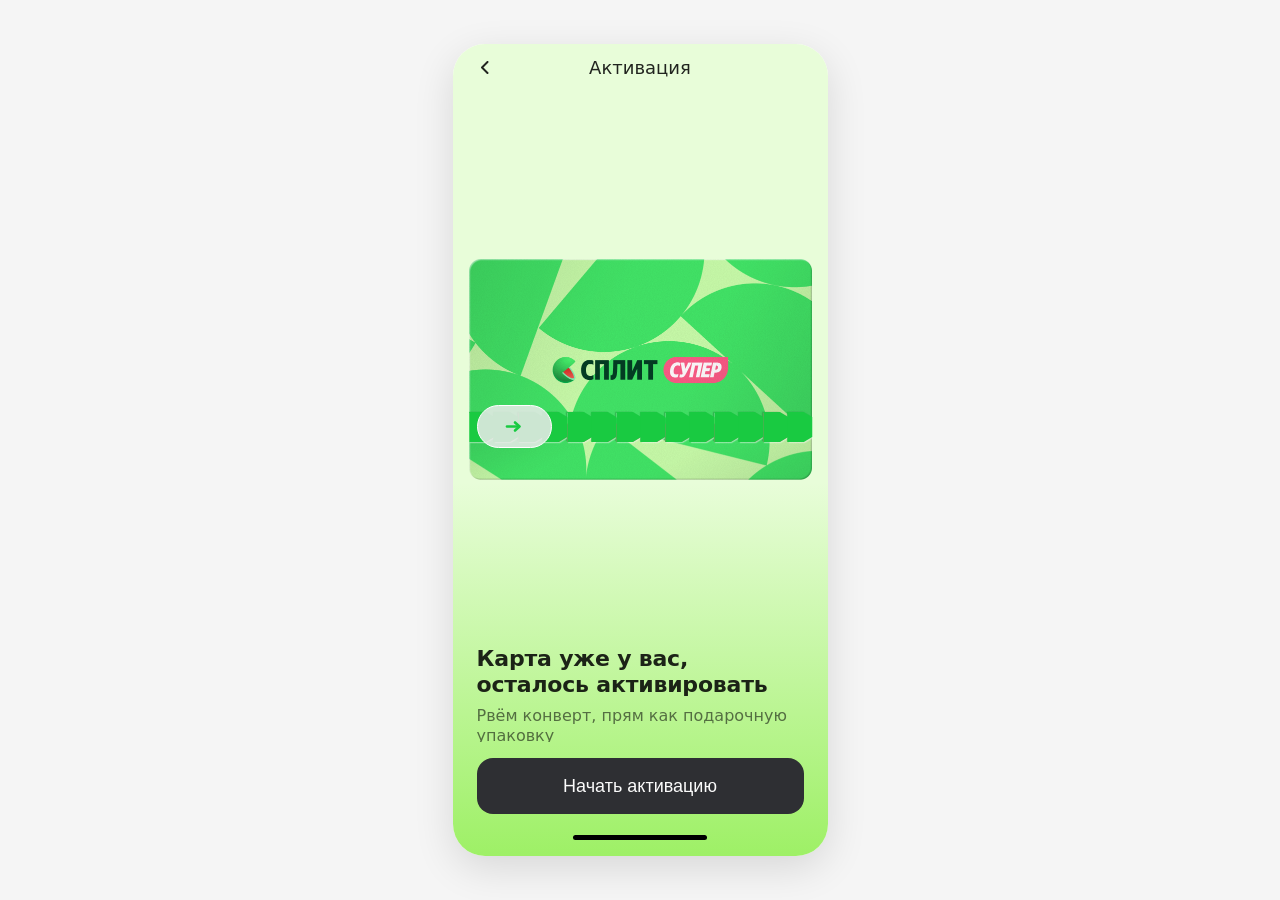
<file: index.html>
<!DOCTYPE html>
<html lang="ru">
  <head>
    <meta charset="UTF-8" />
    <meta name="viewport" content="width=device-width, initial-scale=1.0, viewport-fit=cover" />
    <title>Активация — Split</title>
    <link rel="stylesheet" href="tear-strip/tear-strip.css?v=13" />
    <link rel="stylesheet" href="split-envelope/split-envelope.css?v=13" />
    <link rel="stylesheet" href="activation/activation.css?v=13" />
    <style>
      * {
        box-sizing: border-box;
      }

      html,
      body {
        width: 100%;
        height: 100%;
        margin: 0;
        overflow: hidden;
        overflow-x: clip;
        background: #e8fdd9;
        font-family: system-ui, -apple-system, sans-serif;
      }

      #app {
        width: 100%;
        height: 100%;
        height: 100svh;
      }

      /* Desktop demo frame */
      @media (min-width: 768px) {
        body {
          display: grid;
          place-items: center;
          overflow: auto;
          background: #f5f5f5;
        }

        #app {
          width: auto;
          height: auto;
        }
      }
    </style>
  </head>
  <body>
    <div id="app"></div>

    <script src="tear-strip/tear-strip.js?v=13"></script>
    <script src="split-envelope/split-envelope.js?v=13"></script>
    <script src="activation/activation.js?v=13"></script>
    <script>
      ActivationScreen.create(document.getElementById('app'), {
        envelope: {
          width: 343,
          height: 221,
          tearBottom: 38.8,
          stripOptions: {
            animationMode: 'scatter',
            color: '#19CA41',
          },
        },
      });
    </script>
  </body>
</html>
</file>
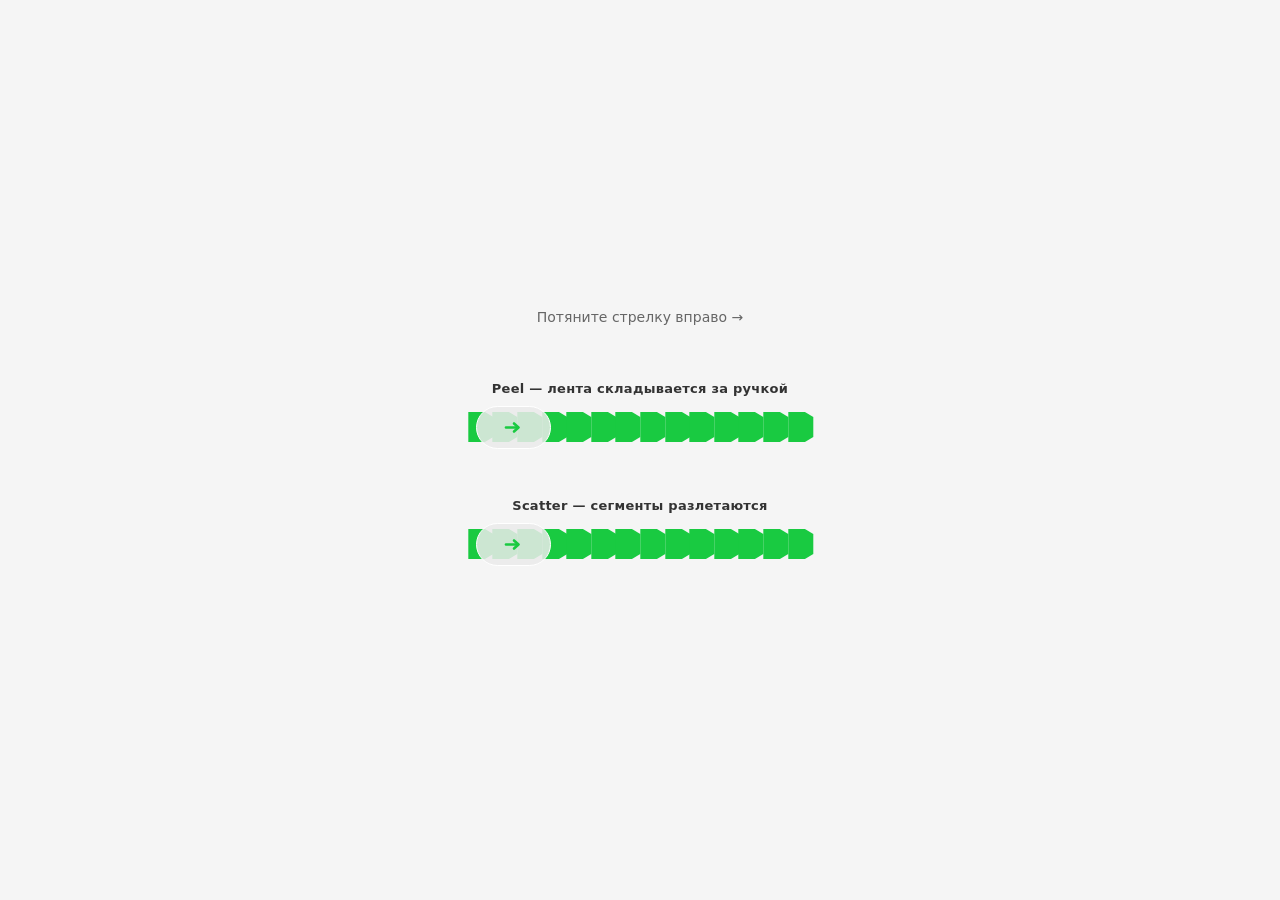
<file: demos/strip-demos.html>
<!DOCTYPE html>
<html lang="ru">
  <head>
    <meta charset="UTF-8" />
    <meta name="viewport" content="width=device-width, initial-scale=1.0" />
    <title>Tear strip — peel &amp; scatter demos</title>
    <link rel="stylesheet" href="../tear-strip/tear-strip.css" />
    <style>
      * {
        box-sizing: border-box;
      }

      body {
        margin: 0;
        min-height: 100vh;
        display: grid;
        place-items: center;
        background: #f5f5f5;
        font-family: system-ui, -apple-system, sans-serif;
      }

      .demo {
        padding: 48px 24px 80px;
        display: flex;
        flex-direction: column;
        gap: 56px;
        align-items: center;
      }

      .demo__block {
        display: flex;
        flex-direction: column;
        align-items: center;
        gap: 16px;
      }

      .demo__label {
        margin: 0;
        font-size: 13px;
        font-weight: 600;
        color: #333;
        letter-spacing: 0.02em;
      }

      .demo__hint {
        margin: 0;
        color: #666;
        font-size: 14px;
        text-align: center;
      }
    </style>
  </head>
  <body>
    <div class="demo">
      <p class="demo__hint">Потяните стрелку вправо →</p>

      <div class="demo__block">
        <p class="demo__label">Peel — лента складывается за ручкой</p>
        <div id="strip-peel"></div>
      </div>

      <div class="demo__block">
        <p class="demo__label">Scatter — сегменты разлетаются</p>
        <div id="strip-scatter"></div>
      </div>
    </div>

    <script src="../tear-strip/tear-strip.js"></script>
    <script>
      TearStrip.create(document.getElementById('strip-peel'), {
        animationMode: 'peel',
      });

      TearStrip.create(document.getElementById('strip-scatter'), {
        animationMode: 'scatter',
      });
    </script>
  </body>
</html>
</file>
<file: tear-strip/tear-strip.css>
.tear-strip {
  --ts-green: #19ca41;
  --ts-green-dark: #0d8a32;
  --ts-green-darker: #0a6b28;
  --ts-seg-w: 24.6px;
  --ts-seg-h: 30px;
  --ts-strip-w: 510px;
  --ts-handle-w: 75px;
  --ts-handle-h: 43px;
  --ts-gap: 8px;
  --ts-tear: 0px;
  --ts-shadow-left: 0px;
  --ts-shadow-width: 0px;
  --ts-track-x: 0px;
  --ts-trail-w: 0px;
  --ts-seg-mask: url("data:image/svg+xml,%3Csvg xmlns='http://www.w3.org/2000/svg' viewBox='0 0 30 36'%3E%3Cpath fill='%23000' d='M0 0H20L30 6V30L20 36H0V0Z'/%3E%3C/svg%3E");

  position: relative;
  width: var(--ts-strip-w);
  overflow: visible;
  user-select: none;
  touch-action: none;
}

.tear-strip.is-complete {
  pointer-events: none;
}

.tear-strip__stage {
  position: relative;
  width: var(--ts-strip-w);
  height: var(--ts-seg-h);
  overflow: visible;
}

.tear-strip__shadow {
  position: absolute;
  left: var(--ts-shadow-left);
  bottom: -7px;
  height: 14px;
  width: var(--ts-shadow-width);
  border-radius: 50%;
  background: radial-gradient(
    ellipse at center,
    rgba(0, 0, 0, 0.26) 0%,
    rgba(0, 0, 0, 0.1) 45%,
    transparent 72%
  );
  filter: blur(2px);
  transform: translateY(2px) scaleY(0.65);
  pointer-events: none;
  z-index: 2;
}

.tear-strip__bottom {
  position: absolute;
  inset: 0;
  width: var(--ts-strip-w);
  height: var(--ts-seg-h);
  z-index: 1;
}

.tear-strip__torn-track {
  position: absolute;
  top: 0;
  left: 0;
  height: var(--ts-seg-h);
  z-index: 3;
  pointer-events: none;
  overflow: visible;
  will-change: transform, width;
  filter: drop-shadow(0 3px 5px rgba(0, 0, 0, 0.18));
}

.tear-strip__scatter {
  position: absolute;
  inset: 0;
  z-index: 4;
  pointer-events: none;
  overflow: visible;
}

.tear-strip--scatter .tear-strip__torn-track {
  display: none;
}

.ts-seg--scatter {
  animation: ts-seg-scatter 0.75s cubic-bezier(0.22, 0.61, 0.36, 1) forwards;
  filter: drop-shadow(0 2px 4px rgba(0, 0, 0, 0.14));
}

@keyframes ts-seg-scatter {
  0% {
    transform: translate(0, 0) rotate(0deg);
    opacity: 1;
  }
  62% {
    transform: translate(var(--ts-fly-x, -30px), var(--ts-fly-y, -18px))
      rotate(var(--ts-fly-rot, -15deg));
    opacity: 1;
  }
  100% {
    transform: translate(var(--ts-fly-x, -30px), var(--ts-fly-y, -18px))
      rotate(var(--ts-fly-rot, -15deg));
    opacity: 0;
  }
}

.ts-seg--torn {
  background-size: var(--ts-trail-w) 100%;
  background-repeat: no-repeat;
  background-position: var(--ts-seg-bg-x, 0) 0;
  transform: scaleX(-1) scaleY(var(--ts-seg-scale-y, 1));
  transform-origin: center center;
  -webkit-mask-image: var(--ts-seg-mask);
  mask-image: var(--ts-seg-mask);
  -webkit-mask-size: 100% 100%;
  mask-size: 100% 100%;
  -webkit-mask-repeat: no-repeat;
  mask-repeat: no-repeat;
}

.tear-strip__torn-track.is-falling {
  animation: ts-top-fall 0.85s cubic-bezier(0.33, 1, 0.68, 1) forwards;
}

.ts-seg {
  position: absolute;
  top: 0;
  width: calc(var(--ts-seg-w) + var(--ts-seg-overlap, 1px));
  height: var(--ts-seg-h);
}

.ts-seg.is-hidden {
  opacity: 0;
  visibility: hidden;
}

.ts-seg svg,
.ts-seg-img {
  display: block;
  width: 100%;
  height: 100%;
  overflow: visible;
  pointer-events: none;
}

.tear-strip__handle {
  position: absolute;
  top: calc((var(--ts-seg-h) - var(--ts-handle-h)) / 2);
  left: calc(var(--ts-tear) - var(--ts-handle-w) / 2 + var(--ts-handle-rest-offset, 0px));
  width: var(--ts-handle-w);
  height: var(--ts-handle-h);
  padding: 0;
  border: none;
  background: transparent;
  cursor: grab;
  z-index: 5;
  transform: translateX(0);
  transition: opacity 0.25s ease;
}

.tear-strip__handle:active {
  cursor: grabbing;
}

.tear-strip__handle svg {
  display: block;
  width: 100%;
  height: 100%;
  pointer-events: none;
}

.tear-strip:not(.is-dragging):not(.is-complete) .tear-strip__handle {
  animation: ts-handle-hint 1.8s ease-in-out infinite;
}

.tear-strip.is-dragging .tear-strip__handle {
  animation: none;
}

.tear-strip.is-complete .tear-strip__handle {
  opacity: 0;
  pointer-events: none;
}

@keyframes ts-handle-hint {
  0%,
  100% {
    transform: translateX(0);
  }
  50% {
    transform: translateX(5px);
  }
}

@keyframes ts-top-fall {
  0% {
    transform: translateX(var(--ts-track-x)) translateY(0);
    opacity: 1;
  }
  100% {
    transform: translateX(var(--ts-track-x)) translateY(115px);
    opacity: 0;
  }
}
</file>
<file: split-envelope/split-envelope.css>
.split-envelope {
  --env-h: 221px;
  --env-w: 343px;
  --env-scale: 1;
  --env-tear-bottom: 38.8px;
  --env-open-duration: 1.6s;
  --env-top-rotate: 0deg;
  --env-bottom-rotate: 0deg;

  position: relative;
  width: var(--env-w);
  height: var(--env-h);
  transform: scale(var(--env-scale));
  transform-origin: center center;
  overflow: visible;
  border-radius: 12px;
  user-select: none;
  flex-shrink: 0;
}

.split-envelope__inside,
.split-envelope__form,
.split-envelope__top,
.split-envelope__bottom {
  position: absolute;
  pointer-events: none;
  display: block;
}

.split-envelope__inside {
  left: 50%;
  top: 50%;
  transform: translate(-50%, -50%) scale(0.9);
  width: 100%;
  height: auto;
  z-index: 1;
}

.split-envelope__form {
  left: 50%;
  top: 50%;
  transform: translate(-50%, -50%) scale(1);
  width: 190px;
  height: auto;
  z-index: 2;
  opacity: 1;
  will-change: transform, opacity;
}

.split-envelope__top {
  top: 0;
  left: 0;
  width: 100%;
  height: auto;
  z-index: 3;
  will-change: transform, opacity;
  transform-origin: right center;
}

.split-envelope__bottom {
  bottom: 0;
  left: 0;
  width: 100%;
  height: auto;
  z-index: 3;
  will-change: transform, opacity;
  transform-origin: right center;
}

.split-envelope:not(.is-revealed) .split-envelope__top,
.split-envelope:not(.is-revealed) .split-envelope__bottom {
  transform: rotate(var(--env-top-rotate));
  transition: transform 0.18s ease-out;
}

.split-envelope:not(.is-revealed) .split-envelope__bottom {
  transform: rotate(var(--env-bottom-rotate));
}

.split-envelope.is-revealed {
  pointer-events: none;
}

.split-envelope.is-revealed .split-envelope__top {
  animation: env-top-open var(--env-open-duration) linear forwards;
}

.split-envelope.is-revealed .split-envelope__bottom {
  animation: env-bottom-open var(--env-open-duration) linear forwards;
}

.split-envelope.is-revealed .split-envelope__form {
  animation: env-form-open var(--env-open-duration) linear forwards;
}

.split-envelope.is-revealed .split-envelope__inside {
  animation: env-inside-open var(--env-open-duration) linear forwards;
}

.split-envelope.is-revealed .split-envelope__tear {
  visibility: hidden;
  opacity: 0;
  transition: opacity 0.15s ease;
}

/* Figma motion node 13606:61382 — top flap (hold at 19.95% removed — start immediately) */
@keyframes env-top-open {
  0% {
    opacity: 1;
    transform: translateY(0) scale(1) rotate(4deg);
    animation-timing-function: ease-in-out;
  }
  49.95% {
    opacity: 1;
    transform: translateY(-148.5px) scale(1.05) rotate(4deg);
    animation-timing-function: ease-in-out;
  }
  60.76% {
    opacity: 1;
    transform: translateY(-114px) scale(1) rotate(4deg);
    animation-timing-function: cubic-bezier(0.5, 0, 0.5, 1);
  }
  70.022% {
    opacity: 0;
    transform: translateY(-84.5px) scale(0.95) rotate(4deg);
  }
  100% {
    opacity: 0;
    transform: translateY(-84.5px) scale(0.95) rotate(4deg);
  }
}

/* Figma motion node 13606:61378 — bottom flap (hold at 19.95% removed — start immediately) */
@keyframes env-bottom-open {
  0% {
    opacity: 1;
    transform: translateY(0) scale(1) rotate(-4deg);
    animation-timing-function: ease-in-out;
  }
  49.95% {
    opacity: 1;
    transform: translateY(43.2px) scale(1.05) rotate(-4deg);
    animation-timing-function: ease-in-out;
  }
  60.76% {
    opacity: 1;
    transform: translateY(25.9px) scale(1) rotate(-4deg);
    animation-timing-function: cubic-bezier(0.5, 0, 0.5, 1);
  }
  70.022% {
    opacity: 0;
    transform: translateY(11.133px) scale(0.95) rotate(-4deg);
  }
  100% {
    opacity: 0;
    transform: translateY(11.133px) scale(0.95) rotate(-4deg);
  }
}

/* Figma motion node 13606:62663 — Form */
@keyframes env-form-open {
  0% {
    opacity: 1;
    transform: translate(-50%, -50%) scale(1);
  }
  47.05% {
    opacity: 1;
    transform: translate(-50%, -50%) scale(1);
    animation-timing-function: cubic-bezier(0.5, 0, 0.5, 1);
  }
  80.1% {
    opacity: 1;
    transform: translate(-50%, -50%) scale(1.6);
  }
  100% {
    opacity: 1;
    transform: translate(-50%, -50%) scale(1.6);
  }
}

/* Figma motion node 13606:61328 — pink inside */
@keyframes env-inside-open {
  0% {
    opacity: 1;
    transform: translate(-50%, -50%) scale(0.9);
  }
  54.35% {
    opacity: 1;
    transform: translate(-50%, -50%) scale(0.9);
    animation-timing-function: cubic-bezier(0.5, 0, 0.5, 1);
  }
  56.802% {
    opacity: 1;
    transform: translate(-50%, -50%) scale(0.9);
    animation-timing-function: cubic-bezier(0.5, 0, 0.5, 1);
  }
  62.3% {
    opacity: 0;
    transform: translate(-50%, -50%) scale(0.792);
  }
  70.022% {
    opacity: 0;
    transform: translate(-50%, -50%) scale(0.675);
  }
  100% {
    opacity: 0;
    transform: translate(-50%, -50%) scale(0.675);
  }
}

.split-envelope.is-keyboard .split-envelope__form {
  animation: none;
  opacity: 1;
  width: 190px;
  transform: translate(-50%, -50%) scale(1.6);
}

.split-envelope__tear {
  position: absolute;
  left: 0;
  width: 100%;
  top: calc(var(--env-h) - var(--env-tear-bottom) - var(--ts-seg-h, 29px));
  z-index: 4;
}

.split-envelope__tear .tear-strip {
  width: 100%;
}

.split-envelope__tear .tear-strip__scatter {
  z-index: 5;
}

.split-envelope__tear .tear-strip__handle {
  z-index: 6;
}
</file>
<file: activation/activation.css>
.activation {
  --activation-keyboard-duration: 0.55s;
  --activation-bg-top: #e8fdd9;
  --activation-bg-bottom: #9ef066;

  position: fixed;
  inset: 0;
  width: 100%;
  max-width: 100vw;
  height: 100%;
  height: 100svh;
  background: #fff;
  overflow: hidden;
  display: flex;
  flex-direction: column;
  font-family: system-ui, -apple-system, 'YS Text', sans-serif;
}

.activation::before {
  content: '';
  position: absolute;
  inset: 0;
  background: linear-gradient(180deg, var(--activation-bg-top) 54%, var(--activation-bg-bottom) 100%);
  opacity: 1;
  transition: opacity var(--activation-keyboard-duration) cubic-bezier(0.33, 0.86, 0.36, 1);
  pointer-events: none;
  z-index: 0;
}

.activation > * {
  position: relative;
  z-index: 1;
}

.activation__nav {
  flex-shrink: 0;
  padding: max(4px, env(safe-area-inset-top, 0px)) max(16px, env(safe-area-inset-right, 0px)) 4px
    max(12px, env(safe-area-inset-left, 0px));
  display: flex;
  align-items: center;
  gap: 4px;
  background: transparent;
}

.activation__back {
  width: 40px;
  height: 40px;
  border: none;
  background: transparent;
  padding: 8px;
  cursor: default;
  opacity: 0.86;
}

.activation__title {
  flex: 1;
  margin: 0;
  font-size: 18px;
  font-weight: 500;
  line-height: 20px;
  text-align: center;
  color: rgba(0, 0, 0, 0.86);
  padding-right: 40px;
}

.activation__body {
  flex: 1;
  display: flex;
  flex-direction: column;
  min-height: 0;
  position: relative;
  overflow: visible;
}

.activation__center {
  flex: 1;
  display: flex;
  align-items: center;
  justify-content: center;
  min-height: 0;
  overflow: visible;
}

.activation__envelope-host {
  display: flex;
  justify-content: center;
  align-items: center;
  width: 100%;
  max-width: 100%;
  min-height: var(--env-layout-h, 221px);
  padding: 8px max(16px, env(safe-area-inset-right, 0px)) 8px
    max(16px, env(safe-area-inset-left, 0px));
  flex-shrink: 0;
  overflow: visible;
}

.activation__hint[hidden],
.activation__keyboard[hidden] {
  display: none !important;
}

.activation__hint {
  flex-shrink: 0;
  margin: 0;
  padding: 0 24px 12px;
  font-size: 16px;
  line-height: 20px;
  text-align: center;
  color: rgba(0, 0, 0, 0.86);
}

.activation__keyboard {
  flex-shrink: 0;
  overflow: hidden;
}

.activation__keys {
  display: flex;
  flex-direction: column;
}

.activation__key-row {
  display: flex;
}

.activation__key {
  flex: 1;
  height: clamp(48px, 14vw, 65.5px);
  border: none;
  background: transparent;
  font-size: 26px;
  font-weight: 500;
  line-height: 28px;
  letter-spacing: -0.5px;
  color: rgba(0, 0, 0, 0.86);
  cursor: default;
  padding: 8px;
}

.activation__key--ghost {
  visibility: hidden;
}

.activation__key--delete {
  font-size: 22px;
  color: rgba(0, 0, 0, 0.55);
}

.activation__footer {
  flex-shrink: 0;
  padding: 0 max(24px, env(safe-area-inset-right, 0px)) max(12px, env(safe-area-inset-bottom, 0px))
    max(24px, env(safe-area-inset-left, 0px));
}

.activation__intro {
  margin-bottom: 16px;
  max-height: 96px;
  overflow: hidden;
  text-align: left;
  transition:
    opacity var(--activation-keyboard-duration) cubic-bezier(0.33, 0.86, 0.36, 1),
    max-height var(--activation-keyboard-duration) cubic-bezier(0.33, 0.86, 0.36, 1),
    margin-bottom var(--activation-keyboard-duration) cubic-bezier(0.33, 0.86, 0.36, 1);
}

.activation__intro-title {
  margin: 0 0 8px;
  font-size: 22px;
  font-weight: 700;
  line-height: 26px;
  letter-spacing: -0.2px;
  color: rgba(0, 0, 0, 0.86);
}

.activation__intro-text {
  margin: 0;
  font-size: 16px;
  font-weight: 400;
  line-height: 20px;
  color: rgba(0, 0, 0, 0.55);
}

.activation__btn {
  width: 100%;
  height: 56px;
  border: none;
  border-radius: 16px;
  background: #2e2f33;
  color: rgba(255, 255, 255, 0.98);
  font-size: 18px;
  font-weight: 500;
  line-height: 20px;
  cursor: default;
}

.activation__home-bar {
  display: none;
}

.activation__home-bar::after {
  content: '';
  width: 134px;
  height: 5px;
  border-radius: 100px;
  background: #000;
}

/* —— keyboard phase —— */

.activation.is-keyboard::before {
  opacity: 0;
}

.activation.is-keyboard .activation__intro {
  display: none;
}

.activation.is-keyboard .activation__body {
  justify-content: flex-end;
  padding-bottom: 12px;
}

.activation.is-keyboard .activation__center {
  flex: 0 0 auto;
}

.activation.is-keyboard .activation__envelope-host {
  transition: transform var(--activation-keyboard-duration) cubic-bezier(0.33, 0.86, 0.36, 1);
  will-change: transform;
}

.activation.is-keyboard .activation__hint {
  padding-top: 12px;
  padding-bottom: 0;
  animation: activation-hint-in var(--activation-keyboard-duration)
    cubic-bezier(0.33, 0.86, 0.36, 1) 0.06s both;
}

.activation.is-keyboard .activation__keyboard {
  margin-bottom: 16px;
  animation: activation-keyboard-in var(--activation-keyboard-duration)
    cubic-bezier(0.33, 0.86, 0.36, 1) both;
}

@keyframes activation-hint-in {
  from {
    opacity: 0;
    transform: translateY(10px);
  }
  to {
    opacity: 1;
    transform: translateY(0);
  }
}

@keyframes activation-keyboard-in {
  from {
    opacity: 0;
    transform: translateY(28px);
  }
  to {
    opacity: 1;
    transform: translateY(0);
  }
}

/* —— desktop demo frame —— */

@media (min-width: 768px) {
  .activation {
    position: relative;
    inset: auto;
    width: 375px;
    height: 812px;
    max-width: none;
    border-radius: 32px;
    box-shadow: 0 12px 40px rgba(0, 0, 0, 0.12);
  }

  .activation__envelope-host {
    padding: 8px 0;
  }

  .activation__footer {
    padding: 0 24px 8px;
  }

  .activation__home-bar {
    height: 34px;
    display: flex;
    align-items: flex-end;
    justify-content: center;
    padding-bottom: 8px;
  }
}
</file>
